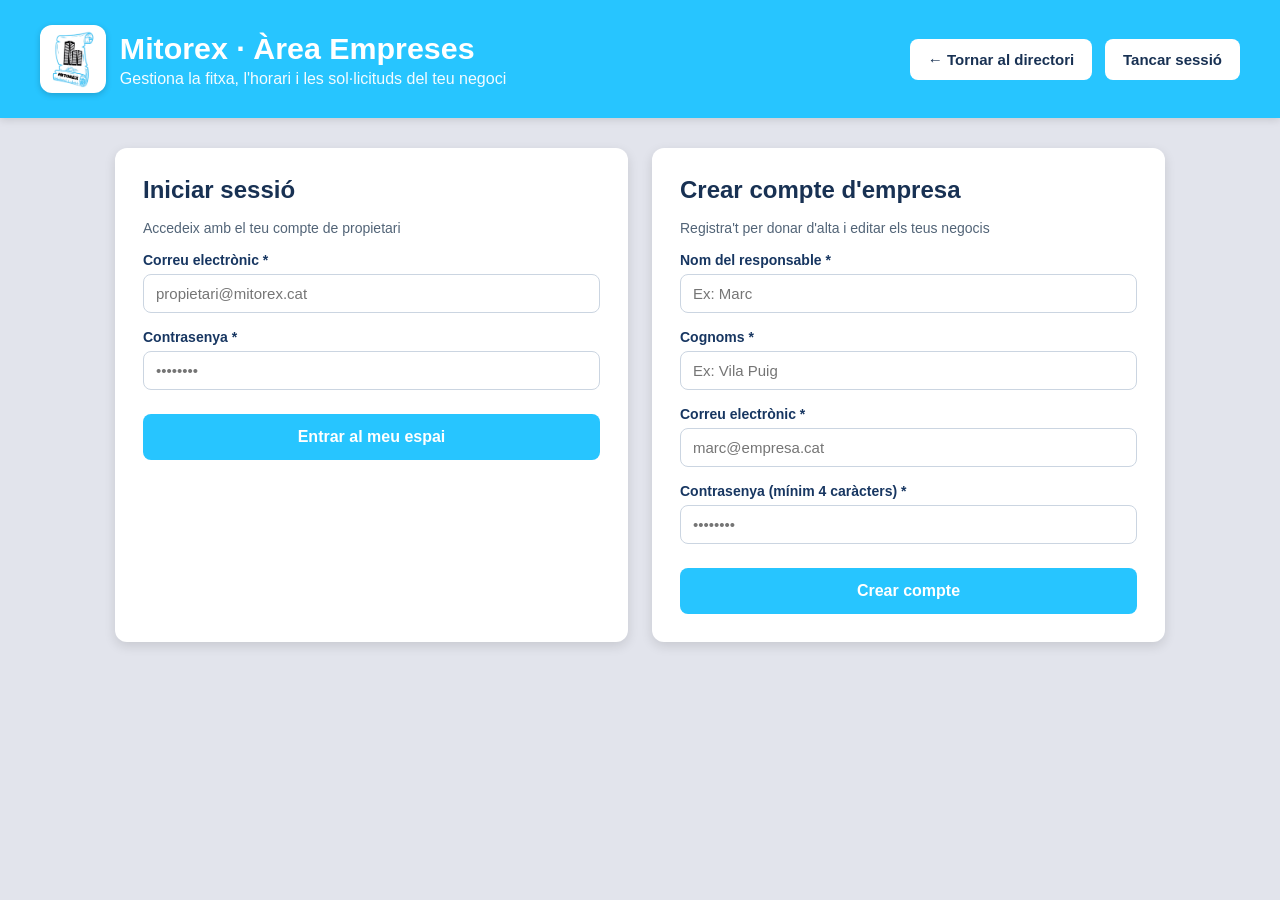
<file: frontend/admin.html>
<!DOCTYPE html>
<html lang="ca">
<head>
  <meta charset="UTF-8" />
  <meta name="viewport" content="width=device-width, initial-scale=1.0" />
  <title>Panell d'Administració - Mitorex APP</title>
  <link rel="icon" type="image/png" href="logo_mitorex.png" />
  <link rel="stylesheet" href="style.css" />
</head>
<body>
  <header>
    <div class="header-marca">
      <img src="logo_mitorex.png" alt="Logo Mitorex" class="logo-header" />
      <div>
        <h1>Mitorex · Administració</h1>
        <p>Gestió i validació de negocis registrats</p>
      </div>
      
    </div>
    <div class="nav-acciones">
      <a href="index.html" class="btn-volver">← Tornar al directori</a>
      <button onclick="tancarSessioAdmin()" class="btn-secundario">Tancar sessió</button>
    </div>
  </header>

  <main>
    <div id="alerta-admin" class="alerta"></div>

    <section class="barra-filtros">
      <input
        type="text"
        id="buscador-admin"
        placeholder="Cercar per nom, ciutat o ID..."
        oninput="filtrarTablaAdmin()"
      />
      <select id="filtro-estado" onchange="filtrarTablaAdmin()">
        <option value="">Tots els estats</option>
        <option value="pendiente">Pendents d'aprovació</option>
        <option value="aprobado">Aprovats</option>
        <option value="rechazado">Rebutjats</option>
      </select>
    </section>

    <table>
      <thead>
        <tr>
          <th>ID</th>
          <th>Negoci</th>
          <th>Categoria</th>
          <th>Ubicació</th>
          <th>Propietari (FK)</th>
          <th>Estat</th>
          <th>Accions</th>
        </tr>
      </thead>
      <tbody id="tabla-negocios">
        <tr>
          <td colspan="7">Carregant dades...</td>
        </tr>
      </tbody>
    </table>
  </main>

  <script>
    const usuarioActual = JSON.parse(localStorage.getItem("mitorex_usuario") || "null");
    if (!usuarioActual || usuarioActual.rol !== "admin") {
      window.location.href = "el-meu-negoci.html";
    }

    function tancarSessioAdmin() {
      localStorage.removeItem("mitorex_usuario");
      window.location.href = "index.html";
    }

    const API_URL = "https://mitorex-app.onrender.com";
    let todosAdmin = [];

    function mostrarAlerta(texto, tipo) {
      const box = document.getElementById("alerta-admin");
      box.textContent = texto;
      box.className = `alerta ${tipo}`;
      box.style.display = "block";
      setTimeout(() => { box.style.display = "none"; }, 3500);
    }

    async function cargarTodos() {
      const tbody = document.getElementById("tabla-negocios");
      try {
        const res = await fetch(`${API_URL}/admin/negocios`);
        if (!res.ok) throw new Error("Error al carregar els negocis");
        todosAdmin = await res.json();
        filtrarTablaAdmin();
      } catch (err) {
        console.error(err);
        tbody.innerHTML = '<tr><td colspan="7">No s\'ha pogut connectar amb el servidor backend.</td></tr>';
      }
    }

    function filtrarTablaAdmin() {
      const texto = document.getElementById("buscador-admin").value.toLowerCase().trim();
      const estado = document.getElementById("filtro-estado").value;

      const filtrados = todosAdmin.filter(n => {
        const coincideTexto =
          n.nombre.toLowerCase().includes(texto) ||
          n.ubicacion.toLowerCase().includes(texto) ||
          String(n.id).includes(texto);
        const coincideEstado = estado === "" || n.estado === estado;
        return coincideTexto && coincideEstado;
      });

      pintarTabla(filtrados);
    }

    function pintarTabla(lista) {
      const tbody = document.getElementById("tabla-negocios");

      if (lista.length === 0) {
        tbody.innerHTML = '<tr><td colspan="7">No hi ha negocis que coincideixin amb el filtre.</td></tr>';
        return;
      }

      tbody.innerHTML = lista.map(n => `
        <tr>
          <td><strong>#${n.id}</strong></td>
          <td>
            <strong>${n.nombre}</strong><br />
            <span style="font-size: 12px; color: #526477;">${n.correo || "Sense correu"}</span>
          </td>
          <td>${n.categoria}</td>
          <td>${n.ubicacion}</td>
          <td>
            ${n.usuario_id
              ? `<span class="badge">Usuari #${n.usuario_id}</span>`
              : '<span style="font-size: 12px; color: #64748b;">Sense compte</span>'}
          </td>
          <td><span class="estado ${n.estado}">${n.estado}</span></td>
          <td>
            <div class="acciones">
              <button class="btn-aprobar" onclick="cambiarEstado(${n.id}, 'aprobado')">Aprovar</button>
              <button class="btn-rechazar" onclick="cambiarEstado(${n.id}, 'rechazado')">Rebutjar</button>
              <button
                onclick="eliminarNegocio(${n.id}, '${n.nombre.replace(/'/g, "\\'")}')"
                style="background: #475569; color: white; border: none; padding: 8px 10px; border-radius: 6px; font-weight: bold; cursor: pointer; font-size: 13px;"
                title="Eliminar definitivament"
              >🗑️</button>
            </div>
          </td>
        </tr>
      `).join("");
    }

    async function cambiarEstado(id, nuevoEstado) {
      try {
        const res = await fetch(`${API_URL}/admin/negocios/${id}/estado?estado=${nuevoEstado}`, {
          method: "PATCH"
        });
        if (!res.ok) throw new Error("No s'ha pogut actualitzar l'estat");

        mostrarAlerta(`Negoci #${id} marcat com a "${nuevoEstado}".`, "exito");
        cargarTodos();
      } catch (err) {
        mostrarAlerta(err.message, "error");
      }
    }

    async function eliminarNegocio(id, nombre) {
      if (!confirm(`Segur que vols eliminar definitivament "${nombre}" (#${id})?`)) return;

      try {
        const res = await fetch(`${API_URL}/admin/negocios/${id}`, {
          method: "DELETE"
        });
        if (!res.ok) throw new Error("No s'ha pogut eliminar el negoci");

        mostrarAlerta(`Negoci "${nombre}" eliminat correctament.`, "exito");
        cargarTodos();
      } catch (err) {
        mostrarAlerta(err.message, "error");
      }
    }

    cargarTodos();
  </script>
</body>
</html>
</file>
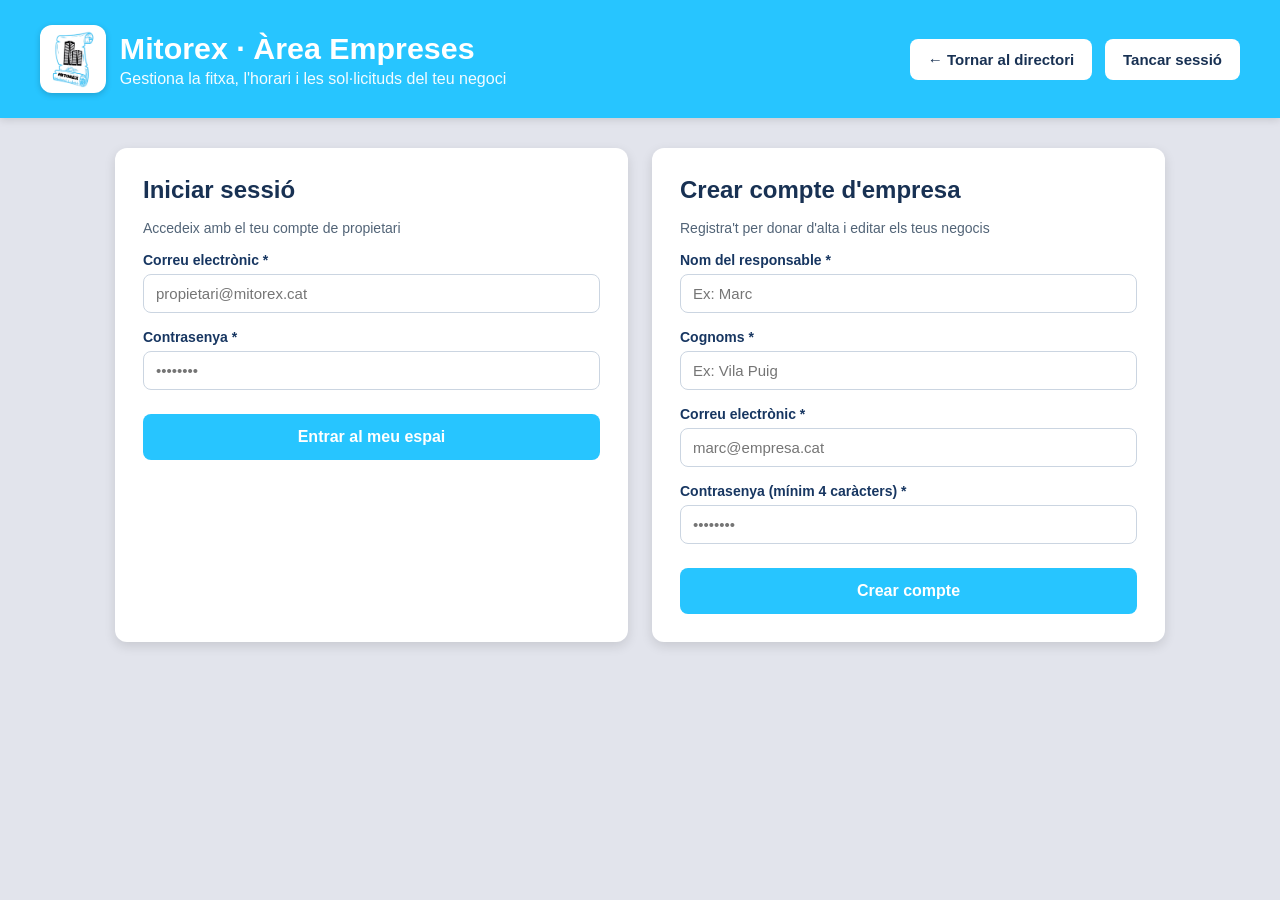
<file: frontend/el-meu-negoci.html>
<!DOCTYPE html>
<html lang="ca">
<head>
  <meta charset="UTF-8" />
  <meta name="viewport" content="width=device-width, initial-scale=1.0" />
  <title>Àrea Empreses - Mitorex APP</title>
  <link rel="icon" type="image/png" href="logo_mitorex.png" />
  <link rel="stylesheet" href="style.css" />
</head>
<body>
  <header>
    <div class="header-marca">
      <img src="logo_mitorex.png" alt="Logo Mitorex" class="logo-header" />
      <div>
        <h1>Mitorex · Àrea Empreses</h1>
        <p>Gestiona la fitxa, l'horari i les sol·licituds del teu negoci</p>
      </div>
    </div>
    <div class="nav-acciones">
      <a href="index.html" class="btn-volver">← Tornar al directori</a>
      <button onclick="tancarSessioAdmin()" class="btn-secundario">Tancar sessió</button>
    </div>
  </header>

  <main>
    <div id="mensaje-global" class="alerta"></div>

    <!-- VISTA 1: Inici de sessió i Registre de propietari -->
    <section id="vista-auth" class="auth-grid">
      <form onsubmit="iniciarSessio(event)">
        <h2 style="margin: 0; color: #183153;">Iniciar sessió</h2>
        <p style="margin: 0; color: #526477; font-size: 14px;">Accedeix amb el teu compte de propietari</p>

        <label>
          Correu electrònic *
          <input type="email" id="login-correo" required placeholder="propietari@mitorex.cat" />
        </label>

        <label>
          Contrasenya *
          <input type="password" id="login-password" required placeholder="••••••••" />
        </label>

        <button type="submit">Entrar al meu espai</button>
      </form>

      <form onsubmit="registrarPropietari(event)">
        <h2 style="margin: 0; color: #183153;">Crear compte d'empresa</h2>
        <p style="margin: 0; color: #526477; font-size: 14px;">Registra't per donar d'alta i editar els teus negocis</p>

        <label>
          Nom del responsable *
          <input type="text" id="reg-nombre" required minlength="2" placeholder="Ex: Marc" />
        </label>

        <label>
          Cognoms *
          <input type="text" id="reg-apellidos" required minlength="2" placeholder="Ex: Vila Puig" />
        </label>

        <label>
          Correu electrònic *
          <input type="email" id="reg-correo" required placeholder="marc@empresa.cat" />
        </label>

        <label>
          Contrasenya (mínim 4 caràcters) *
          <input type="password" id="reg-password" required minlength="4" placeholder="••••••••" />
        </label>

        <button type="submit">Crear compte</button>
      </form>
    </section>

    <!-- VISTA 2: Panell privat del propietari -->
    <section id="vista-panel" style="display: none;">
      <div class="panel-header">
        <div>
          <h2 id="saludo-usuario" style="margin: 0; color: #183153;"></h2>
          <p id="correo-usuario" style="margin: 4px 0 0 0; color: #526477; font-size: 14px;"></p>
        </div>
        <div class="nav-acciones">
          <a href="registro.html" class="btn-primario">+ Afegir nou negoci</a>
          <button onclick="tancarSessio()" class="btn-secundario" style="border: 1px solid #cbd5e1;">Tancar sessió</button>
        </div>
      </div>

      <!-- Safata de sol·licituds i reserves de clients -->
      <div class="negocio-item">
        <div class="negocio-item-top">
          <div>
            <h2 style="margin: 0; color: #183153; font-size: 19px;">📩 Sol·licituds i reserves de clients</h2>
            <span style="font-size: 13px; color: #526477;">Consultes i cites enviades pels usuaris des de l'escaparate</span>
          </div>
        </div>
        <div id="lista-solicitudes">Carregant sol·licituds...</div>
      </div>

      <h2 style="color: #183153; margin: 24px 0 12px 0;">Els meus negocis i horaris</h2>
      <div id="lista-mis-negocios">Carregant els teus negocis...</div>
    </section>
  </main>

  <script>
    const API_URL = "https://mitorex-app.onrender.com";

    const CATEGORIAS = [
      "Hostaleria",
      "Restaurant",
      "Pastisseria",
      "Comerç",
      "Serveis",
      "Tecnologia",
      "Salut i Bellesa",
      "Reformes i Llar",
      "Automoció",
      "Educació i Formació",
      "Esport i Oci",
      "Assessoria i Legal",
      "Transport i Logística",
      "Altres"
    ];

    const DIAS_SEMANA = [
      { id: "Dl", label: "Dl" },
      { id: "Dt", label: "Dt" },
      { id: "Dc", label: "Dc" },
      { id: "Dj", label: "Dj" },
      { id: "Dv", label: "Dv" },
      { id: "Ds", label: "Ds" },
      { id: "Dg", label: "Dg" }
    ];

    function mostrarAlerta(texto, tipo) {
      const box = document.getElementById("mensaje-global");
      box.textContent = texto;
      box.className = `alerta ${tipo}`;
      box.style.display = "block";
      setTimeout(() => { box.style.display = "none"; }, 4500);
    }

    function obtenerUsuarioActual() {
      const raw = localStorage.getItem("mitorex_usuario");
      return raw ? JSON.parse(raw) : null;
    }

    async function registrarPropietari(event) {
      event.preventDefault();
      const payload = {
        nombre: document.getElementById("reg-nombre").value.trim(),
        apellidos: document.getElementById("reg-apellidos").value.trim(),
        correo: document.getElementById("reg-correo").value.trim(),
        password: document.getElementById("reg-password").value
      };

      try {
        const res = await fetch(`${API_URL}/usuarios/registro`, {
          method: "POST",
          headers: { "Content-Type": "application/json" },
          body: JSON.stringify(payload)
        });
        const data = await res.json();
        if (!res.ok) throw new Error(data.detail || "Error al crear el compte");

        localStorage.setItem("mitorex_usuario", JSON.stringify(data));
        mostrarAlerta("Compte creat correctament! Benvingut a Mitorex.", "exito");
        comprovarSessio();
      } catch (err) {
        mostrarAlerta(err.message, "error");
      }
    }

    async function iniciarSessio(event) {
      event.preventDefault();
      const payload = {
        correo: document.getElementById("login-correo").value.trim(),
        password: document.getElementById("login-password").value
      };

      try {
        const res = await fetch(`${API_URL}/usuarios/login`, {
          method: "POST",
          headers: { "Content-Type": "application/json" },
          body: JSON.stringify(payload)
        });
        const data = await res.json();
        if (!res.ok) throw new Error(data.detail || "Credencials incorrectes");

        localStorage.setItem("mitorex_usuario", JSON.stringify(data));
        comprovarSessio();
      } catch (err) {
        mostrarAlerta(err.message, "error");
      }
    }

    function tancarSessio() {
      localStorage.removeItem("mitorex_usuario");
      comprovarSessio();
    }

    function comprovarSessio() {
      const usuario = obtenerUsuarioActual();
      const vistaAuth = document.getElementById("vista-auth");
      const vistaPanel = document.getElementById("vista-panel");

      if (!usuario) {
        vistaAuth.style.display = "grid";
        vistaPanel.style.display = "none";
        return;
      }

      if (usuario.rol === "admin") {
        window.location.href = "admin.html";
        return;
      }

      vistaAuth.style.display = "none";
      vistaPanel.style.display = "block";
      const nombreCompleto = `${usuario.nombre} ${usuario.apellidos || ""}`.trim();
      document.getElementById("saludo-usuario").textContent = `Hola, ${nombreCompleto}`;
      document.getElementById("correo-usuario").textContent = `Compte vinculat: ${usuario.correo} (ID #${usuario.id})`;
      carregarSolicitudes(usuario.id);
      carregarElsMeusNegocis(usuario.id);
    }

    async function carregarSolicitudes(usuarioId) {
      const contenedor = document.getElementById("lista-solicitudes");
      try {
        const res = await fetch(`${API_URL}/usuarios/${usuarioId}/solicitudes`);
        const lista = await res.json();

        if (lista.length === 0) {
          contenedor.innerHTML = `<p style="color: #526477; margin: 0;">Encara no has rebut cap consulta ni reserva de clients.</p>`;
          return;
        }

        contenedor.innerHTML = `
          <table>
            <thead>
              <tr>
                <th>Negoci</th>
                <th>Data i Hora</th>
                <th>Client</th>
                <th>Contacte</th>
                <th>Detall</th>
                <th>Estat</th>
                <th>Resposta</th>
              </tr>
            </thead>
            <tbody>
              ${lista.map(s => {
                const claseEstado = s.estado === "aceptado" ? "aprobado" : (s.estado === "rechazado" ? "rechazado" : "pendiente");
                return `
                  <tr>
                    <td><strong>${s.negocio_nombre}</strong></td>
                    <td><span class="badge">${s.fecha_reserva || "-"} · ${s.hora_reserva || "-"}</span></td>
                    <td>${s.cliente_nombre}</td>
                    <td>${s.cliente_contacto}</td>
                    <td>${s.mensaje}</td>
                    <td><span class="estado ${claseEstado}">${s.estado}</span></td>
                    <td>
                      <div class="acciones">
                        <button class="btn-aprobar" onclick="respondreSolicitud(${usuarioId}, ${s.id}, 'aceptado')">Acceptar</button>
                        <button class="btn-rechazar" onclick="respondreSolicitud(${usuarioId}, ${s.id}, 'rechazado')">Rebutjar</button>
                      </div>
                    </td>
                  </tr>
                `;
              }).join("")}
            </tbody>
          </table>
        `;
      } catch (err) {
        console.error(err);
        contenedor.innerHTML = "<p>Error al carregar les sol·licituds.</p>";
      }
    }

    async function respondreSolicitud(usuarioId, solicitudId, nuevoEstado) {
      try {
        const res = await fetch(`${API_URL}/usuarios/${usuarioId}/solicitudes/${solicitudId}/estado?estado=${nuevoEstado}`, {
          method: "PATCH"
        });
        if (!res.ok) throw new Error("No s'ha pogut actualitzar la sol·licitud");

        mostrarAlerta(`Sol·licitud #${solicitudId} marcada com a "${nuevoEstado}".`, "exito");
        carregarSolicitudes(usuarioId);
      } catch (err) {
        mostrarAlerta(err.message, "error");
      }
    }

    // --- Helpers per al selector visual d'horari ---
    function parsearHorarioGuardado(texto) {
      const estado = {
        dias: ["Dl", "Dt", "Dc", "Dj", "Dv"],
        mInicio: "09:00",
        mFin: "14:00",
        tieneTarde: true,
        tInicio: "16:30",
        tFin: "20:00"
      };

      if (!texto) return estado;

      const diasEncontrados = DIAS_SEMANA.map(d => d.id).filter(d => texto.includes(d));
      if (diasEncontrados.length > 0) {
        estado.dias = diasEncontrados;
      }

      const horas = texto.match(/\d{2}:\d{2}/g);
      if (horas && horas.length >= 2) {
        estado.mInicio = horas[0];
        estado.mFin = horas[1];
        if (horas.length >= 4) {
          estado.tieneTarde = true;
          estado.tInicio = horas[2];
          estado.tFin = horas[3];
        } else {
          estado.tieneTarde = false;
        }
      }
      return estado;
    }

    function toggleDia(btn, negocioId) {
      btn.classList.toggle("activo");
      actualitzarPreviewHorario(negocioId);
    }

    function generarTextoHorario(negocioId) {
      const botonesActivos = document.querySelectorAll(`#dias-${negocioId} .dia-pill.activo`);
      const dias = Array.from(botonesActivos).map(b => b.dataset.dia);

      if (dias.length === 0) return "Consultar disponibilitat";

      const m1 = document.getElementById(`m1-${negocioId}`).value || "09:00";
      const m2 = document.getElementById(`m2-${negocioId}`).value || "14:00";
      const conTarde = document.getElementById(`tarde-check-${negocioId}`).checked;

      let franja = `${m1} - ${m2}`;
      if (conTarde) {
        const t1 = document.getElementById(`t1-${negocioId}`).value || "16:30";
        const t2 = document.getElementById(`t2-${negocioId}`).value || "20:00";
        franja += ` i ${t1} - ${t2}`;
      }

      return `${dias.join(", ")} · ${franja}`;
    }

    function actualitzarPreviewHorario(negocioId) {
      const conTarde = document.getElementById(`tarde-check-${negocioId}`).checked;
      document.getElementById(`tarde-inputs-${negocioId}`).style.opacity = conTarde ? "1" : "0.4";
      document.getElementById(`t1-${negocioId}`).disabled = !conTarde;
      document.getElementById(`t2-${negocioId}`).disabled = !conTarde;

      const texto = generarTextoHorario(negocioId);
      document.getElementById(`preview-hor-${negocioId}`).textContent = `🕒 Vista prèvia: ${texto}`;
    }

    async function carregarElsMeusNegocis(usuarioId) {
      const contenedor = document.getElementById("lista-mis-negocios");
      try {
        const res = await fetch(`${API_URL}/usuarios/${usuarioId}/negocios`);
        const negocios = await res.json();

        if (negocios.length === 0) {
          contenedor.innerHTML = `
            <div class="negocio-item" style="text-align: center; padding: 40px;">
              <h3 style="color: #183153; margin-top: 0;">Encara no tens cap negoci vinculat</h3>
              <p style="color: #526477; margin-bottom: 20px;">Dona d'alta la teva empresa per aparèixer al directori i gestionar les teves dades.</p>
              <a href="registro.html" class="btn-primario">+ Registrar el meu primer negoci</a>
            </div>
          `;
          return;
        }

        contenedor.innerHTML = negocios.map(n => {
          const h = parsearHorarioGuardado(n.horario);
          return `
            <div class="negocio-item">
              <div class="negocio-item-top">
                <div>
                  <h3 style="margin: 0; color: #183153;">${n.nombre}</h3>
                  <span style="font-size: 13px; color: #526477;">ID Negoci #${n.id}</span>
                </div>
                <span class="estado ${n.estado}">${n.estado}</span>
              </div>

              <form onsubmit="guardarCanvisNegoci(event, ${usuarioId}, ${n.id})" style="box-shadow: none; padding: 0;">
                <div style="background: #f8fafc; border: 1px solid #cbd5e1; border-radius: 10px; padding: 14px; margin-bottom: 10px;">
                  <label style="flex-direction: row; align-items: center; gap: 10px; cursor: pointer; color: #183153;">
                    <input type="checkbox" id="serv-${n.id}" ${n.servicios_activos ? "checked" : ""} style="width: 18px; height: 18px;" />
                    Activar apartat de serveis, horari i recepció de reserves/consultes
                  </label>

                  <label style="flex-direction: row; align-items: center; gap: 10px; cursor: pointer; color: #0369a1; margin-top: 8px;">
                    <input type="checkbox" id="auto-${n.id}" ${n.auto_aceptar ? "checked" : ""} style="width: 18px; height: 18px;" />
                    🤖 Assistent automàtic: confirmar cites al moment si l'hora està lliure
                  </label>

                  <div class="selector-horario-box">
                    <span style="font-size: 13px; font-weight: bold; color: #173661;">1. Selecciona els dies d'obertura:</span>
                    <div class="dias-pills" id="dias-${n.id}">
                      ${DIAS_SEMANA.map(d => `
                        <button
                          type="button"
                          class="dia-pill ${h.dias.includes(d.id) ? "activo" : ""}"
                          data-dia="${d.id}"
                          onclick="toggleDia(this, ${n.id})"
                        >${d.label}</button>
                      `).join("")}
                    </div>

                    <span style="font-size: 13px; font-weight: bold; color: #173661;">2. Selecciona les franges horàries:</span>
                    <div class="franjas-horario">
                      <div class="franja-grupo">
                        <span>☀️ Matí:</span>
                        <input type="time" id="m1-${n.id}" value="${h.mInicio}" onchange="actualitzarPreviewHorario(${n.id})" />
                        <span>a</span>
                        <input type="time" id="m2-${n.id}" value="${h.mFin}" onchange="actualitzarPreviewHorario(${n.id})" />
                      </div>

                      <div class="franja-grupo" id="tarde-inputs-${n.id}" style="opacity: ${h.tieneTarde ? "1" : "0.4"};">
                        <input
                          type="checkbox"
                          id="tarde-check-${n.id}"
                          ${h.tieneTarde ? "checked" : ""}
                          onchange="actualitzarPreviewHorario(${n.id})"
                          title="Activar torn de tarda"
                        />
                        <span>🌙 Tarda:</span>
                        <input type="time" id="t1-${n.id}" value="${h.tInicio}" ${h.tieneTarde ? "" : "disabled"} onchange="actualitzarPreviewHorario(${n.id})" />
                        <span>a</span>
                        <input type="time" id="t2-${n.id}" value="${h.tFin}" ${h.tieneTarde ? "" : "disabled"} onchange="actualitzarPreviewHorario(${n.id})" />
                      </div>
                    </div>

                    <div class="preview-horario" id="preview-hor-${n.id}">
                      🕒 Vista prèvia: ${n.horario || `${h.dias.join(", ")} · ${h.mInicio} - ${h.mFin}${h.tieneTarde ? ` i ${h.tInicio} - ${h.tFin}` : ""}`}
                    </div>
                  </div>
                </div>

                <div class="form-grid-2">
                  <label>
                    Nom del negoci *
                    <input type="text" id="nom-${n.id}" value="${n.nombre}" required />
                  </label>

                  <label>
                    Categoria *
                    <select id="cat-${n.id}" required>
                      ${CATEGORIAS.map(c => `<option value="${c}" ${c === n.categoria ? "selected" : ""}>${c}</option>`).join("")}
                    </select>
                  </label>

                  <label>
                    Ubicació (Ciutat) *
                    <input type="text" id="ubi-${n.id}" value="${n.ubicacion}" required />
                  </label>

                  <label>
                    Telèfon de contacte
                    <input type="text" id="tel-${n.id}" value="${n.telefono || ""}" />
                  </label>

                  <label>
                    Correu del negoci
                    <input type="email" id="cor-${n.id}" value="${n.correo || ""}" />
                  </label>

                  <label>
                    Pàgina web
                    <input type="text" id="web-${n.id}" value="${n.web || ""}" />
                  </label>
                </div>

                <label>
                  Descripció *
                  <textarea id="desc-${n.id}" rows="3" required>${n.descripcion}</textarea>
                </label>

                <button type="submit">Desar canvis</button>
              </form>
            </div>
          `;
        }).join("");
      } catch (err) {
        console.error(err);
        contenedor.innerHTML = "<p>Error al carregar els teus negocis.</p>";
      }
    }

    async function guardarCanvisNegoci(event, usuarioId, negocioId) {
      event.preventDefault();
      const payload = {
        servicios_activos: document.getElementById(`serv-${negocioId}`).checked,
        auto_aceptar: document.getElementById(`auto-${negocioId}`).checked,
        horario: generarTextoHorario(negocioId),
        nombre: document.getElementById(`nom-${negocioId}`).value.trim(),
        categoria: document.getElementById(`cat-${negocioId}`).value,
        ubicacion: document.getElementById(`ubi-${negocioId}`).value.trim(),
        telefono: document.getElementById(`tel-${negocioId}`).value.trim(),
        correo: document.getElementById(`cor-${negocioId}`).value.trim(),
        web: document.getElementById(`web-${negocioId}`).value.trim(),
        descripcion: document.getElementById(`desc-${negocioId}`).value.trim()
      };

      try {
        const res = await fetch(`${API_URL}/usuarios/${usuarioId}/negocios/${negocioId}`, {
          method: "PUT",
          headers: { "Content-Type": "application/json" },
          body: JSON.stringify(payload)
        });
        const data = await res.json();
        if (!res.ok) throw new Error(data.detail || "No s'han pogut desar els canvis");

        mostrarAlerta(`Dades i horari de "${data.nombre}" actualitzats correctament!`, "exito");
        carregarElsMeusNegocis(usuarioId);
      } catch (err) {
        mostrarAlerta(err.message, "error");
      }
    }

    comprovarSessio();
  </script>
</body>
</html>
</file>
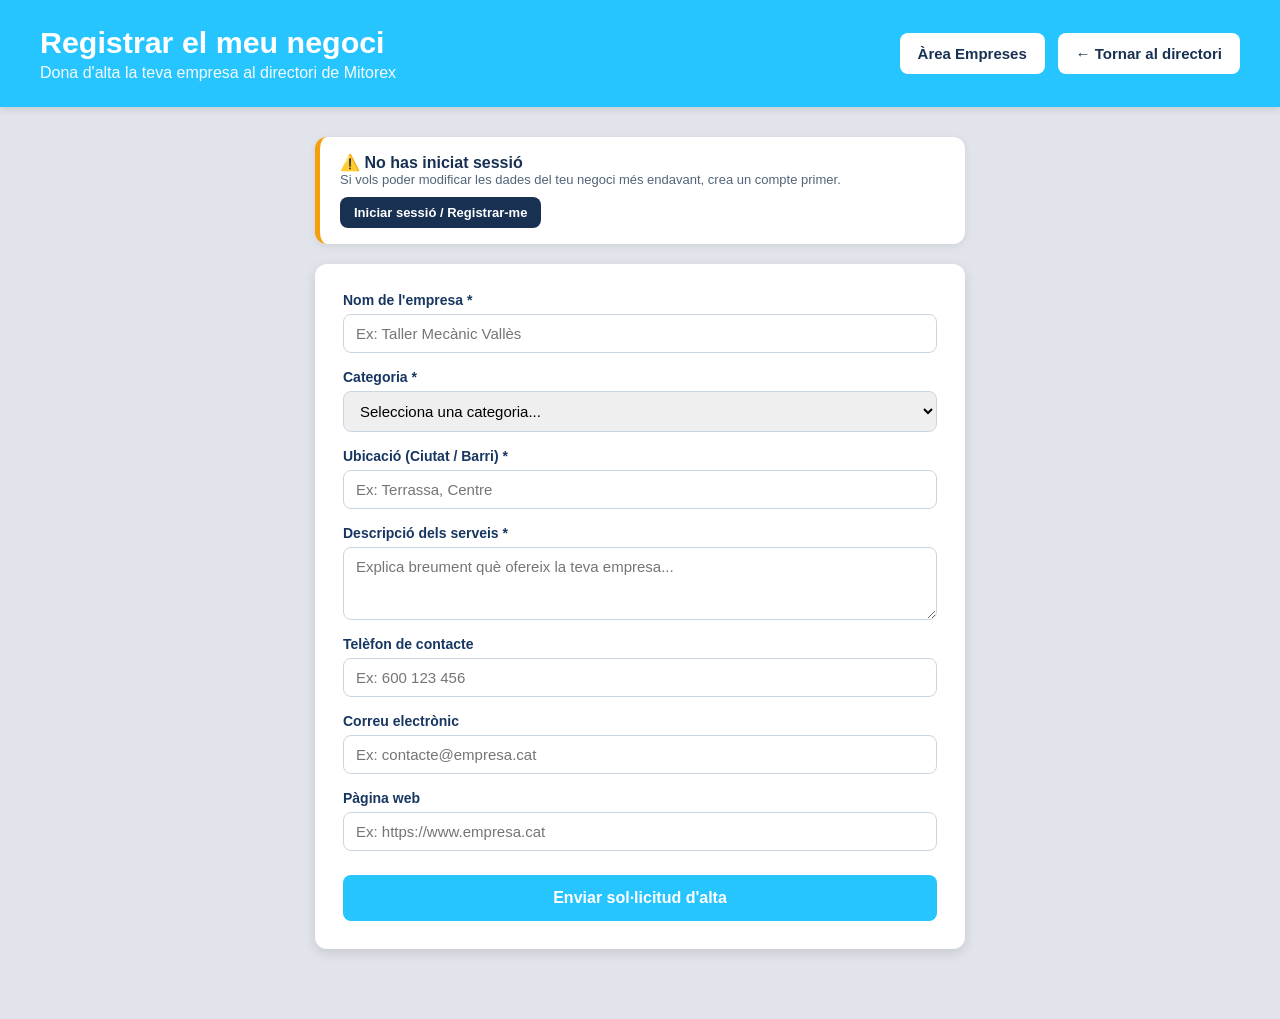
<file: frontend/registro.html>
<!DOCTYPE html>
<html lang="ca">
<head>
  <meta charset="UTF-8" />
  <meta name="viewport" content="width=device-width, initial-scale=1.0" />
  <title>Registrar el meu negoci a Mitorex APP</title>
  <link rel="icon" type="image/png" href="logo-mitorex.png" />
  <link rel="stylesheet" href="style.css" />
</head>
<body class="contenedor-estrecho">
  <header>
    <div>
      <h1>Registrar el meu negoci</h1>
      <p>Dona d'alta la teva empresa al directori de Mitorex</p>
    </div>
    <div class="nav-acciones">
      <a href="el-meu-negoci.html" class="btn-secundario">Àrea Empreses</a>
      <a href="index.html" class="btn-volver">← Tornar al directori</a>
    </div>
  </header>

  <main>
    <!-- Aviso dinámico según si el propietario tiene sesión iniciada -->
    <div id="aviso-cuenta" style="background: #ffffff; padding: 16px 20px; border-radius: 12px; margin-bottom: 20px; box-shadow: 0 2px 8px rgba(0,0,0,0.08); display: flex; justify-content: space-between; align-items: center; flex-wrap: wrap; gap: 10px;">
    </div>

    <div id="mensaje" class="alerta"></div>

    <form id="form-registro">
      <label>
        Nom de l'empresa *
        <input type="text" id="nombre" required minlength="2" maxlength="100" placeholder="Ex: Taller Mecànic Vallès" />
      </label>

      <label>
        Categoria *
        <select id="categoria" required>
          <option value="">Selecciona una categoria...</option>
          <option value="Hostaleria">Hostaleria</option>
          <option value="Restaurant">Restaurant</option>
          <option value="Pastisseria">Pastisseria</option>
          <option value="Comerç">Comerç i Botigues</option>
          <option value="Serveis">Serveis Professionals</option>
          <option value="Tecnologia">Tecnologia i Informàtica</option>
          <option value="Salut i Bellesa">Salut, Estètica i Benestar</option>
          <option value="Reformes i Llar">Reformes, Construcció i Llar</option>
          <option value="Automoció">Automoció i Tallers</option>
          <option value="Educació i Formació">Educació i Formació</option>
          <option value="Esport i Oci">Esport i Oci</option>
          <option value="Assessoria i Legal">Assessoria, Gestoria i Legal</option>
          <option value="Transport i Logística">Transport i Logística</option>
          <option value="Botiga d'animals">Botiga d'animals</option>
          <option value="Altres">Altres serveis</option>
        </select>
      </label>

      <label>
        Ubicació (Ciutat / Barri) *
        <input type="text" id="ubicacion" required placeholder="Ex: Terrassa, Centre" />
      </label>

      <label>
        Descripció dels serveis *
        <textarea id="descripcion" rows="3" required placeholder="Explica breument què ofereix la teva empresa..."></textarea>
      </label>

      <label>
        Telèfon de contacte
        <input type="text" id="telefono" placeholder="Ex: 600 123 456" />
      </label>

      <label>
        Correu electrònic
        <input type="email" id="correo" placeholder="Ex: contacte@empresa.cat" />
      </label>

      <label>
        Pàgina web
        <input type="text" id="web" placeholder="Ex: https://www.empresa.cat" />
      </label>

      <button type="submit">Enviar sol·licitud d'alta</button>
    </form>
  </main>

  <script>
    const API_URL = "https://mitorex-app.onrender.com";

    function obtenerUsuarioActual() {
      const raw = localStorage.getItem("mitorex_usuario");
      return raw ? JSON.parse(raw) : null;
    }

    function pintarBannerCuenta() {
      const banner = document.getElementById("aviso-cuenta");
      const usuario = obtenerUsuarioActual();

      if (usuario) {
        banner.style.borderLeft = "5px solid #16a34a";
        banner.innerHTML = `
          <div>
            <strong style="color: #183153;">✅ Sessió iniciada com a ${usuario.nombre}</strong>
            <div style="font-size: 13px; color: #526477;">El negoci quedarà vinculat al teu compte (${usuario.correo}) per poder editar-lo després.</div>
          </div>
          <a href="el-meu-negoci.html" class="btn-secundario" style="border: 1px solid #cbd5e1; font-size: 13px; padding: 8px 12px;">Veure els meus negocis</a>
        `;
      } else {
        banner.style.borderLeft = "5px solid #f59e0b";
        banner.innerHTML = `
          <div>
            <strong style="color: #183153;">⚠️ No has iniciat sessió</strong>
            <div style="font-size: 13px; color: #526477;">Si vols poder modificar les dades del teu negoci més endavant, crea un compte primer.</div>
          </div>
          <a href="el-meu-negoci.html" class="btn-primario" style="font-size: 13px; padding: 8px 14px;">Iniciar sessió / Registrar-me</a>
        `;
      }
    }

    document.getElementById("form-registro").addEventListener("submit", async (e) => {
      e.preventDefault();
      const cajaMensaje = document.getElementById("mensaje");
      const usuario = obtenerUsuarioActual();

      const datos = {
        nombre: document.getElementById("nombre").value.trim(),
        categoria: document.getElementById("categoria").value,
        ubicacion: document.getElementById("ubicacion").value.trim(),
        descripcion: document.getElementById("descripcion").value.trim(),
        telefono: document.getElementById("telefono").value.trim(),
        correo: document.getElementById("correo").value.trim(),
        web: document.getElementById("web").value.trim(),
        usuario_id: usuario ? usuario.id : null
      };

      try {
        const respuesta = await fetch(`${API_URL}/negocios`, {
          method: "POST",
          headers: { "Content-Type": "application/json" },
          body: JSON.stringify(datos),
        });

        if (!respuesta.ok) throw new Error("No s'ha pogut registrar el negoci");

        const creado = await respuesta.json();
        cajaMensaje.innerHTML = `Sol·licitud enviada! <strong>"${creado.nombre}"</strong>  està pendent d'aprovació.` +
          (usuario ? ` <a href="el-meu-negoci.html" style="color: #166534; text-decoration: underline; margin-left: 6px;">Gestionar al meu espai →</a>` : "");
        cajaMensaje.className = "alerta exito";
        cajaMensaje.style.display = "block";
        e.target.reset();
      } catch (error) {
        console.error(error);
        cajaMensaje.textContent = "Error al connectar amb el servidor. Revisa que el backend estigui actiu.";
        cajaMensaje.className = "alerta error";
        cajaMensaje.style.display = "block";
      }
    });

    pintarBannerCuenta();
  </script>
</body>
</html>
</file>
<file: frontend/style.css>
/* Título de cada tarjeta con tu estilo original de franja azul marino */
.card h2 {
  background-color: #183153;
  color: #ffffff;
  padding: 12px 16px;
  border-radius: 8px;
  text-align: center;
  font-size: 1.15rem;
  margin: 10px 0 12px 0;
}

/* Botón del header en azul más intenso sobre la cabecera #27C5FF -----------------------------------------------------------------------------------------*/
header .btn-primario {
  background-color: #0284c7;
}

header .btn-primario:hover {
  background-color: #183153;
}

/* Estilos generales */
body {
  margin: 0;
  font-family: Arial, sans-serif;
  background-color: #e2e4ec;
  color: #222;
}

/* Cabecera superior con tu color corporativo -----------------------------------------------------------------------------------------*/
header {
  background-color: #27C5FF;
  color: white;
  padding: 25px 40px;
  display: flex;
  justify-content: space-between;
  align-items: center;
  flex-wrap: wrap;
  gap: 1rem;
  box-shadow: 0 2px 8px rgba(0, 0, 0, 0.12);
}

header h1 {
  margin: 0;
  font-size: 1.9rem;
}

header p {
  margin: 4px 0 0 0;
  opacity: 0.95;
}

main {
  max-width: 1050px;
  margin: 30px auto;
  padding: 0 20px 40px 20px;
}

.contenedor-estrecho main {
  max-width: 650px;
}

/* Navegación y botones -----------------------------------------------------------------------------------------*/
.nav-acciones {
  display: flex;
  gap: 0.8rem;
  align-items: center;
  flex-wrap: wrap;
}

.btn-primario, .boton-negocio {
  background-color: #183153;
  color: white;
  border: none;
  padding: 12px 20px;
  border-radius: 8px;
  font-size: 15px;
  font-weight: bold;
  text-decoration: none;
  cursor: pointer;
  display: inline-block;
  text-align: center;
  transition: background-color 0.2s;
}

.btn-primario:hover, .boton-negocio:hover {
  background-color: #2874c7;
}

.btn-secundario, .btn-volver {
  background-color: white;
  color: #183153;
  border: none;
  padding: 12px 18px;
  border-radius: 8px;
  font-size: 15px;
  font-weight: bold;
  text-decoration: none;
  cursor: pointer;
  display: inline-block;
  transition: background-color 0.2s;
}

.btn-secundario:hover, .btn-volver:hover {
  background-color: #f1f5f9;
}

/* Rejilla y tarjetas de negocios (index.html) -----------------------------------------------------------------------------------------*/
.grid, .contenedor-negocios {
  display: grid;
  grid-template-columns: repeat(auto-fill, minmax(280px, 1fr));
  gap: 20px;
}

.card, .tarjeta-negocio {
  background-color: #ffffff;
  padding: 22px;
  border-radius: 12px;
  box-shadow: 0 4px 12px #5591ff1f;
  display: flex;
  flex-direction: column;
  justify-content: space-between;
}

.card h2, .tarjeta-negocio h3 {
  background-color: #7777fd;
  margin: 12px 0 8px 0;
  color: #ffffff;
}

.card p, .tarjeta-negocio p {
  color: #000000;
  line-height: 1.5;
  margin: 6px 0;
}

.badge {
  align-self: flex-start;
  background-color: #e0f7ff;
  color: #0284c7;
  padding: 4px 12px;
  border-radius: 999px;
  font-size: 12px;
  font-weight: bold;
  text-transform: uppercase;
}

.ubicacion, .contacto {
  color: #526477;
  font-size: 14px;
}

/* Formulario de registro (registro.html) -----------------------------------------------------------------------------------------*/
form {
  background-color: #ffffff;
  padding: 28px;
  border-radius: 12px;
  box-shadow: 0 4px 12px rgba(0, 0, 0, 0.12);
  display: flex;
  flex-direction: column;
  gap: 16px;
}

label {
  font-weight: bold;
  font-size: 14px;
  color: #173661;
  display: flex;
  flex-direction: column;
  gap: 6px;
}

input, select, textarea {
  padding: 10px 12px;
  border: 1px solid #cbd5e1;
  border-radius: 8px;
  font-family: inherit;
  font-size: 15px;
}

input:focus, select:focus, textarea:focus {
  outline: none;
  border-color: #27C5FF;
  box-shadow: 0 0 0 3px rgba(39, 197, 255, 0.25);
}

form button[type="submit"] {
  background-color: #27C5FF;
  color: white;
  border: none;
  padding: 14px;
  border-radius: 8px;
  font-size: 16px;
  font-weight: bold;
  cursor: pointer;
  margin-top: 8px;
}

form button[type="submit"]:hover {
  background-color: #2874c7;
}

/* Alertas -----------------------------------------------------------------------------------------*/
.alerta {
  padding: 14px;
  border-radius: 8px;
  display: none;
  font-weight: bold;
  margin-bottom: 16px;
}

.exito {
  background-color: #dcfce7;
  color: #166534;
  border: 1px solid #86efac;
}

.error {
  background-color: #fee2e2;
  color: #991b1b;
  border: 1px solid #fca5a5;
}

/* Tabla del Panel de Administración (admin.html) -----------------------------------------------------------------------------------------*/
table {
  width: 100%;
  border-collapse: collapse;
  background-color: #ffffff;
  border-radius: 12px;
  overflow: hidden;
  box-shadow: 0 4px 12px rgba(0, 0, 0, 0.12);
}

th, td {
  padding: 14px 16px;
  text-align: left;
  border-bottom: 1px solid #e2e8f0;
}

th {
  background-color: #183153;
  color: white;
  font-size: 13px;
  text-transform: uppercase;
}

.estado {
  padding: 4px 10px;
  border-radius: 999px;
  font-size: 12px;
  font-weight: bold;
  text-transform: capitalize;
}

.pendiente { background-color: #fef3c7; color: #b45309; }
.aprobado { background-color: #dcfce7; color: #15803d; }
.rechazado { background-color: #fee2e2; color: #b91c1c; }

.acciones {
  display: flex;
  gap: 8px;
}

.btn-aprobar, .btn-rechazar {
  border: none;
  padding: 8px 12px;
  border-radius: 6px;
  font-weight: bold;
  cursor: pointer;
  font-size: 13px;
  color: white;
}

.btn-aprobar { background-color: #16a34a; }
.btn-aprobar:hover { background-color: #15803d; }
.btn-rechazar { background-color: #dc2626; }
.btn-rechazar:hover { background-color: #b91c1c; }

/* Barra de búsqueda y filtros -----------------------------------------------------------------------------------------*/
.barra-filtros {
  display: flex;
  gap: 12px;
  margin-bottom: 24px;
  flex-wrap: wrap;
  background: white;
  padding: 16px;
  border-radius: 12px;
  box-shadow: 0 2px 8px rgba(0, 0, 0, 0.08);
}

.barra-filtros input {
  flex: 2;
  min-width: 220px;
}

.barra-filtros select {
  flex: 1;
  min-width: 180px;
}

/* Botón dentro de cada tarjeta----------------------------------------------------------------------------------------- */
.card .boton-negocio {
  margin-top: 16px;
  padding: 10px 14px;
  font-size: 14px;
  background-color: #27C5FF;
}

.card .boton-negocio:hover {
  background-color: #2874c7;
}

/* Ventana modal ampliada con carrusel----------------------------------------------------------------------------------------- */
.modal-fondo {
  display: none;
  position: fixed;
  inset: 0;
  background: rgba(24, 49, 83, 0.72);
  justify-content: center;
  align-items: center;
  padding: 20px;
  z-index: 1000;
}

.modal-fondo.activo {
  display: flex;
}

.modal-contenido {
  background: #ffffff;
  padding: 32px;
  border-radius: 16px;
  max-height: 88vh;
  overflow-y: auto;
  max-width: 1050px;
  width: 100%;
  box-shadow: 0 15px 35px rgba(0, 0, 0, 0.3);
  position: relative;
}

.modal-grid {
  display: grid;
  grid-template-columns: 1fr 1.1fr;
  gap: 28px;
  align-items: stretch;
}

.modal-info {
  display: flex;
  flex-direction: column;
}

.modal-derecha {
  display: flex;
  flex-direction: column;
  gap: 14px;
  justify-content: center;
}

.modal-info .badge {
  align-self: flex-start;
}

.modal-info h2 {
  color: #183153;
  font-size: 1.7rem;
  margin: 10px 0 4px 0;
}

.modal-cerrar {
  position: absolute;
  top: 14px;
  right: 18px;
  background: none;
  border: none;
  font-size: 28px;
  font-weight: bold;
  color: #526477;
  cursor: pointer;
  z-index: 10;
}

.modal-cerrar:hover {
  color: #183153;
}

.modal-descripcion-box {
  max-height: 230px;
  overflow-y: auto;
  padding-right: 6px;
  margin: 12px 0 18px 0;
  line-height: 1.55;
  color: #334155;
  scrollbar-width: thin;
}

.modal-descripcion-box p {
  margin: 0;
}

.datos-contacto {
  background: #f8fafc;
  border: 1px solid #e2e8f0;
  border-radius: 10px;
  padding: 14px 16px;
  margin-top: auto;
  display: flex;
  flex-direction: column;
  gap: 8px;
}

.datos-contacto a {
  color: #0284c7;
  font-weight: bold;
  text-decoration: none;
}

/* Carrusel de fotos (columna derecha superior) */
.carrusel {
  position: relative;
  width: 100%;
  height: 250px;
  border-radius: 12px;
  overflow: hidden;
  background-color: #183153;
  box-shadow: 0 4px 12px rgba(0, 0, 0, 0.12);
}

.carrusel img {
  width: 100%;
  height: 100%;
  object-fit: cover;
  object-position: center;
  display: block;
}

/* Bloque de horario y consulta (columna derecha inferior) */
.caja-servicios-modal {
  background: #f0f9ff;
  border: 1px solid #bae6fd;
  border-radius: 12px;
  padding: 12px 14px;
}

.horario-pill {
  color: #0369a1;
  font-size: 13.5px;
  margin-bottom: 8px;
}

.form-modal-compacto {
  box-shadow: none;
  padding: 0;
  background: transparent;
  gap: 8px;
}

.form-modal-fila {
  display: grid;
  grid-template-columns: 1fr 1fr;
  gap: 8px;
}

.form-modal-compacto input,
.form-modal-compacto textarea {
  padding: 8px 10px;
  font-size: 13px;
}

.form-modal-compacto button[type="submit"] {
  padding: 9px;
  font-size: 14px;
  margin-top: 2px;
}

.carrusel-btn {
  position: absolute;
  top: 50%;
  transform: translateY(-50%);
  background: rgba(24, 49, 83, 0.75);
  color: white;
  border: none;
  width: 38px;
  height: 38px;
  border-radius: 50%;
  font-size: 18px;
  font-weight: bold;
  cursor: pointer;
  display: flex;
  align-items: center;
  justify-content: center;
  transition: background 0.2s;
}

.carrusel-btn:hover {
  background: #27C5FF;
}

.carrusel-btn.prev { left: 12px; }
.carrusel-btn.next { right: 12px; }

.carrusel-indicadores {
  position: absolute;
  bottom: 12px;
  left: 50%;
  transform: translateX(-50%);
  display: flex;
  gap: 8px;
  background: rgba(0, 0, 0, 0.45);
  padding: 6px 10px;
  border-radius: 999px;
}

.carrusel-punto {
  width: 9px;
  height: 9px;
  border-radius: 50%;
  background: rgba(255, 255, 255, 0.5);
  cursor: pointer;
}

.carrusel-punto.activo {
  background: #27C5FF;
  transform: scale(1.2);
}

@media (max-width: 768px) {
  .modal-grid {
    grid-template-columns: 1fr;
  }
  .carrusel {
    height: 220px;
  }
  .form-modal-fila {
    grid-template-columns: 1fr;
  }
}

/* Área Privada de Propietarios (el-meu-negoci.html) */
.auth-grid {
  display: grid;
  grid-template-columns: 1fr 1fr;
  gap: 24px;
  margin-top: 10px;
}

.panel-header {
  background: #ffffff;
  padding: 20px 24px;
  border-radius: 12px;
  box-shadow: 0 4px 12px rgba(0, 0, 0, 0.08);
  display: flex;
  justify-content: space-between;
  align-items: center;
  flex-wrap: wrap;
  gap: 12px;
  margin-bottom: 24px;
}

.negocio-item {
  background: #ffffff;
  padding: 24px;
  border-radius: 12px;
  box-shadow: 0 4px 12px rgba(0, 0, 0, 0.08);
  margin-bottom: 24px;
}

.negocio-item-top {
  display: flex;
  justify-content: space-between;
  align-items: center;
  flex-wrap: wrap;
  gap: 10px;
  margin-bottom: 16px;
  padding-bottom: 12px;
  border-bottom: 1px solid #e2e8f0;
}

.form-grid-2 {
  display: grid;
  grid-template-columns: 1fr 1fr;
  gap: 14px;
}

@media (max-width: 768px) {
  .auth-grid,
  .form-grid-2 {
    grid-template-columns: 1fr;
  }
}

/* Selector visual d'horari (el-meu-negoci.html) */
.selector-horario-box {
  background: #ffffff;
  border: 1px solid #cbd5e1;
  border-radius: 10px;
  padding: 12px 14px;
  margin-top: 8px;
  display: flex;
  flex-direction: column;
  gap: 12px;
}

.dias-pills {
  display: flex;
  flex-wrap: wrap;
  gap: 6px;
}

.dia-pill {
  border: 1px solid #cbd5e1;
  background: #f8fafc;
  color: #475569;
  font-weight: bold;
  font-size: 13px;
  padding: 7px 12px;
  border-radius: 8px;
  cursor: pointer;
  transition: all 0.15s;
}

.dia-pill.activo {
  background: #183153;
  color: #ffffff;
  border-color: #183153;
}

.franjas-horario {
  display: flex;
  flex-wrap: wrap;
  gap: 16px;
  align-items: center;
}

.franja-grupo {
  display: flex;
  align-items: center;
  gap: 6px;
  font-size: 13px;
  font-weight: bold;
  color: #183153;
  background: #f1f5f9;
  padding: 6px 10px;
  border-radius: 8px;
}

.franja-grupo input[type="time"] {
  padding: 4px 6px;
  font-size: 13px;
  border-radius: 6px;
}

.preview-horario {
  font-size: 13px;
  color: #0369a1;
  background: #e0f2fe;
  padding: 6px 10px;
  border-radius: 6px;
  font-weight: bold;
}

.header-marca {
  display: flex;
  align-items: center;
  gap: 14px;
}

.logo-header {
  height: 58px;
  width: auto;
  background-color: #ffffff;
  padding: 5px 8px;
  border-radius: 12px;
  box-shadow: 0 2px 6px rgba(0, 0, 0, 0.18);
  object-fit: contain;
}
</file>
